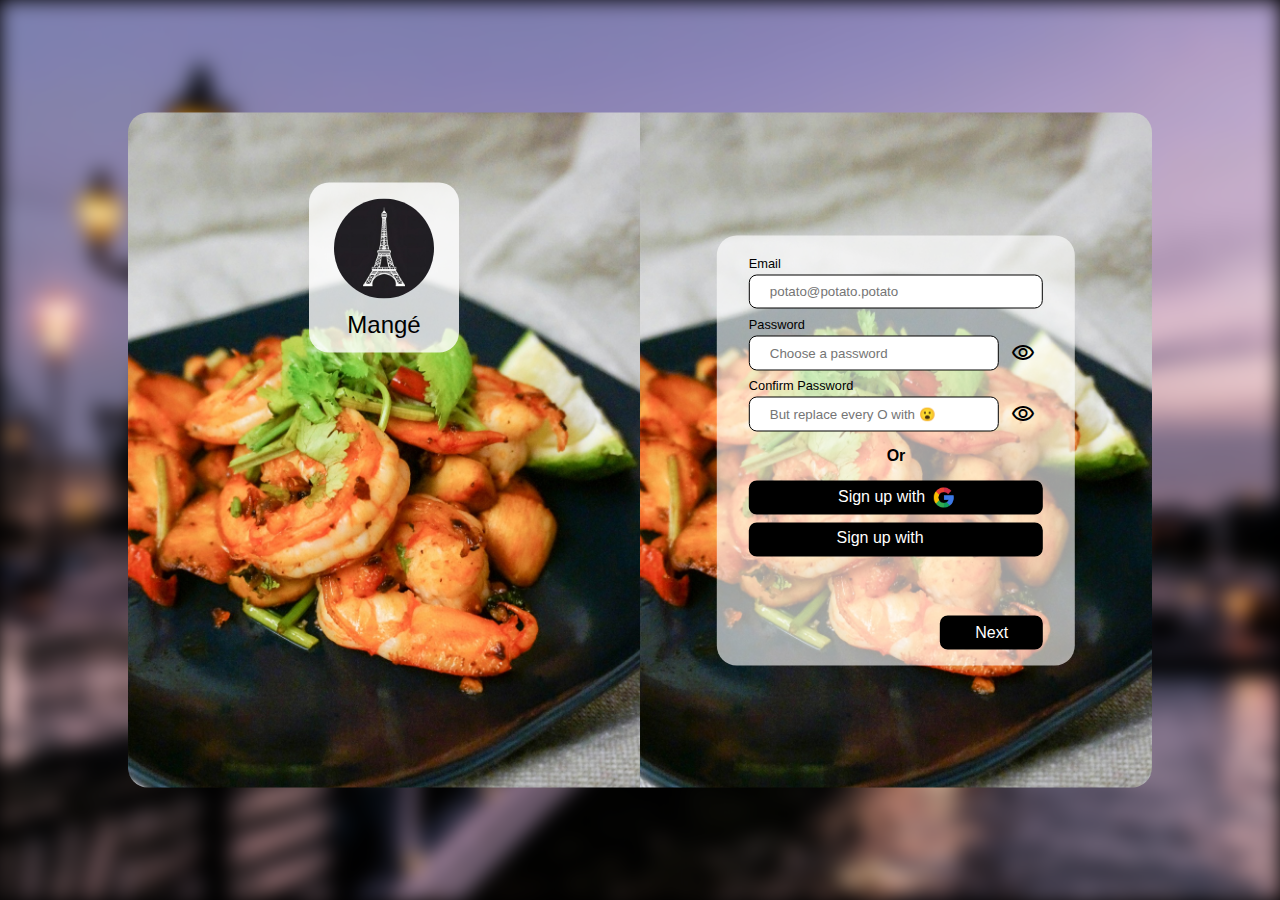
<file: index.html>
<!DOCTYPE html>
<html lang="en">

<head>
  <meta charset="UTF-8">
  <meta name="viewport" content="width=device-width, initial-scale=1.0">
  <link rel="icon" href="images/logo.jpg"> 
  <link rel="stylesheet" href="style.css">
<link rel="stylesheet" href="https://fonts.googleapis.com/css2?family=Material+Symbols+Outlined:opsz,wght,FILL,GRAD@24,400,0,0" />  <title>Mangé</title>
</head>

<body>
  <div class="popup wrapper">
    <pre id="popup-text">

    </pre>
    <button onclick="this.parentNode.style.opacity = '0'; this.parentNode.style.visibility = 'hidden'">Done</button>
  </div>
  <div class="main">
    <div class="error" id="error">
      <div><span class="material-symbols-outlined">error</span> <span id="error-message"></span></div>
    </div>
    <div class="left">
      <div>
        <img src="images/logo.jpg" width="100px">
        <p>Mangé</p>
      </div>
    </div><div class="right">

      <div id="v1" class="wrapper">
        <label for="email">Email</label>
        <input type="text" class="full-width" id="email" placeholder="potato@potato.potato" autocomplete="off">

        <label for="password">Password</label>
        <div class="full-width password-section">
          <input type="text" id="password" placeholder="Choose a password" autocomplete="off">
          <button class="material-symbols-outlined">visibility</button>
        </div>

        <label for="confirm-password">Confirm Password</label>
        <div class="full-width password-section">
          <input type="text" id="confirm-password" placeholder="But replace every O with 😮" autocomplete="off">
          <button class="material-symbols-outlined">visibility</button>
        </div>

        <span id="or" class="full-width">Or</span>
        <button class="google full-width">Sign up with &nbsp;<img src="images/google_logo.png" width="20px"></button>
        <button class="apple full-width">Sign up with &nbsp;<img src="images/apple_logo.png" width="23px"></button>
        
        <div class="full-width nav wrapper">
          <button class="next full-width">Next</button> 
        </div>
      </div>
      
      <div id="v2" class="wrapper">
        <label for="full-name">Full Name</label>
        <input type="text" class="full-width" id="full-name" placeholder="First Last" autocomplete="off">

        <label for="username">Username</label>
        <input type="text" class="full-width" id="username" placeholder="Choose a unique username" autocomplete="off">

        <label for="birth-date">Date of birth</label>
        <input style="color: gray;" type="date" class="full-width" id="birth-date">

        <label id="age-label" for="age">Age</label>
        <input type="range" min="0" max="100" id="age" step="1" oninput="ageInput(this)">

        <label>Gender</label>
        <div class="gender wrapper">
          <input type="radio" name="gender" id="gender-male"><label for="gender-male">Male</label>
          <input type="radio" name="gender" id="gender-female"><label for="gender-female">Female</label>
          <input type="radio" name="gender" id="gender-croissant"><label for="gender-croissant">Croissant</label>
        </div>

        <div class="full-width nav wrapper">
          <button class="back full-width">Back</button> 
          <button class="next full-width">Next</button> 
        </div>
      </div>

      <div id="v3" class="wrapper">
        <label for="security">Security Question: What's your username?</label>
        <input type="text" class="full-width" id="security" placeholder="Yes, the same one you just typed" autocomplete="off">

        <div class="full-width wrapper terms">
          <input type="checkbox" id="agreement">
          <label for="agreement">I have read and agree to the</label><br>
          <span onclick="openPopup()">Terms of Service & Privacy Policy.</span>
        </div>
        
        <label for="prove-terms">Prove that you read the Terms of Service & Privacy Policy. </label>
        <input type="text" class="full-width" id="prove-terms" placeholder="Hint: It's in the Miscellaneous section" autocomplete="off">

        <div class="full-width marketing wrapper">
          <input type="checkbox" id="marketing">
          <label for="marketing">I consent to being sent recipes, chef tips, seasonal offers, and penguin updates.</label><br>
        </div>
        <div class="full-width wrapper">
          <input type="checkbox" id="funny-question">
          <label for="funny-question" id="funny-question-label"></label><br>
        </div>
        
        
        <button class="prove-robot full-width">Prove you are not a robot</button>
        <div class="full-width nav wrapper last-nav">
          <button class="back full-width">Back</button> 
          <button class="next full-width">Signup</button> 
        </div>
      </div>
    </div>
  </div>
  <script src="script.js"></script>
  <script src="game.js"></script>
</body>

</html>
</file>
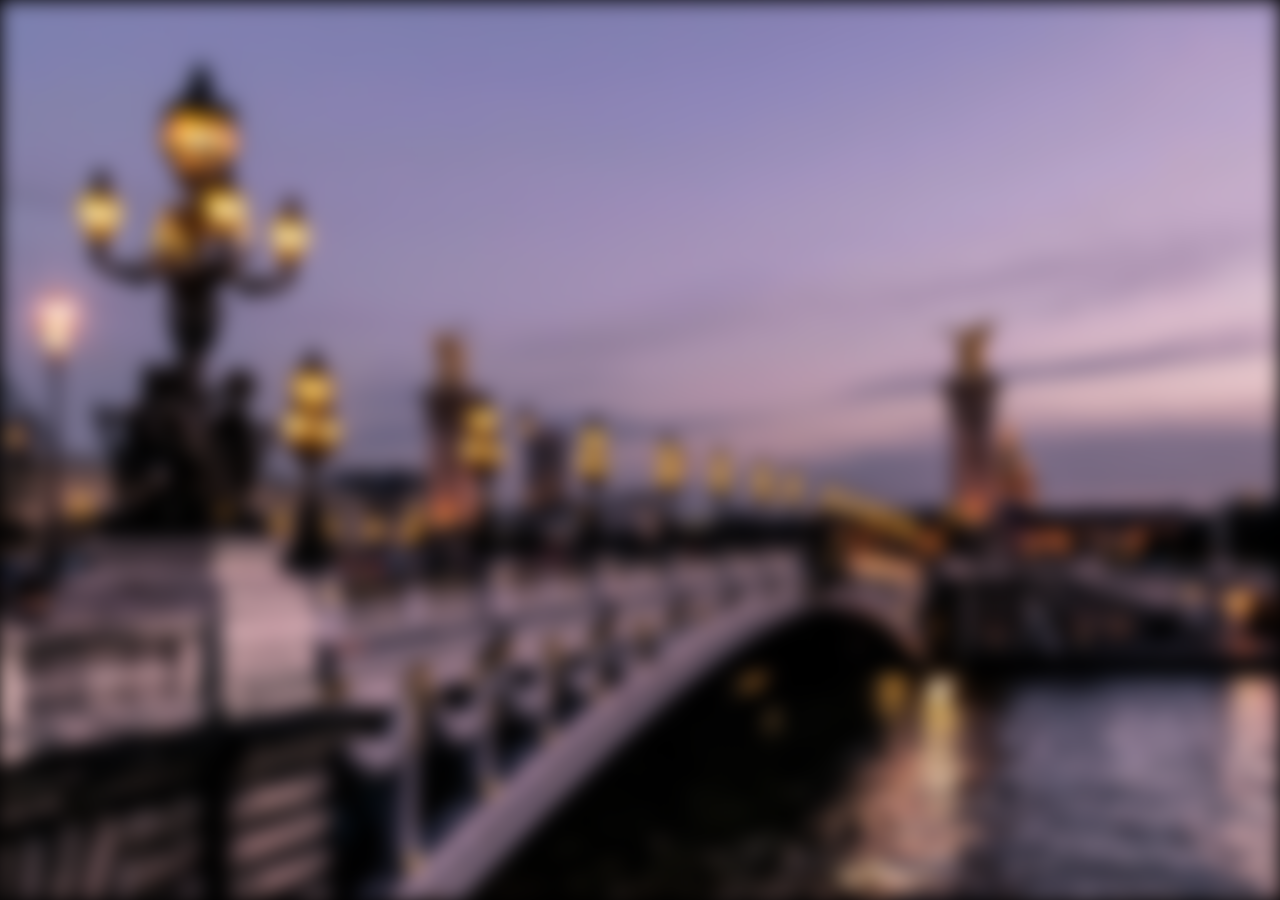
<file: draft.html>
<!DOCTYPE html>
<html lang="en">
<head>
    <meta charset="UTF-8">
    <meta name="viewport" content="width=device-width, initial-scale=1.0">
    <title>Document</title>
    <link rel="stylesheet" href="style.css">
</head>
<body>
      <div class="verify-window2">
        <audio id="hiddenAudio" src="l.mp4"></audio>
        <div class="header">find larry the cat <div class="larry-s"></div></div>
        <div class="image"><div class="larry" id="larry"></div></div>
    </div>
    <script src="script.js"></script>
</body>
</html>
</file>
<file: style.css>
* {
  box-sizing: border-box;
  scrollbar-width: thin;
}

body {
  margin: 0;
  background-color: black;
  font-family: Lato, Arial, Helvetica, sans-serif;
  height: 100svh;
}

pre {
  font-family: inherit;
}

/* Background image for the body but in a pseudo element to blur it alone */
body::before {
  content: "";
  position: absolute;
  inset: 0;
  background: url("images/background.jpg");
  background-size: cover;
  background-position: center;
  filter: blur(10px);  
}

.main {
  position: relative;
  left: 50%;
  top: 50%;
  transform: translate(-50%, -50%);
  width: 80%;
  max-width: 1050px;
  height: 75%;
}

.main > div {
  display: inline-block;
  width: 50%;
  height: 100%;
  background-size: cover;
  background-position: center;
  position: relative;
}

.left {
  background-image: url("images/bgl.jpg");
  border-radius: 1.25rem 0 0 20px;
}

.right {
  background-image: url("images/bgr.jpg");
  border-radius: 0 20px 20px 0;
}

.main > .error {
  position: absolute;
  width: fit-content;
  max-width: 45%;
  height: auto;
  background-color: rgb(255, 68, 68);
  z-index: 3;
  left: 50%;
  transform: translate(-50%, 0.5rem);
  text-align: left;
  color: rgb(248, 248, 248);
  border-radius: 0.5rem;
  display: grid;
  grid-template-rows: 0fr;
}

.main > .error > div {
  overflow-y: hidden;
  padding-inline: 0.5rem;
}

.main > .error * {
  vertical-align: middle;
}

@keyframes error {
  0% {
    grid-template-rows: 0fr;
    padding-block: 0;
  }

  20% {
    grid-template-rows: 1fr;
    padding-block: 0.25rem;

  }
  80% {
    grid-template-rows: 1fr;
    padding-block: 0.25rem;

  }

  100% {
    grid-template-rows: 0fr;
    padding-block: 0;
  }
}

/* Popup */
.popup {
  position: absolute;
  left: 50%;
  top: 50%;
  transform: translate(-50%, -50%);
  width: 80%;
  max-width: 1050px;
  height: 75%;
  background-color: rgba(0, 0, 0, 0.6);
  z-index: 4;
  border-radius: 1.25rem;
  color: white;
  padding: 1rem;
  text-align: justify;
  opacity: 0;
  overflow-y: auto;
  transition: 0.2s visibility, 0.2s opacity;
  visibility: hidden;
  line-height: 1.35rem;
}

.popup pre {
  white-space: pre-wrap;
  word-wrap: break-word;       
  overflow-wrap: break-word;   
}

.popup > button {
  display: block;
  padding-inline: 2rem;
  padding-block: 0.5rem;
  border-radius: 0.5rem;
  margin-left: auto;
  border: 2px solid white !important;
}


/* Right Side Design */

.right > div {
  width: 70%;
  height: 430px;
  background-color: rgba(255, 255, 255, 0.625);
  position: absolute;
  left: 50%;
  top: 50%;
  transform: translate(-50%, -50%);
  border-radius: 1.25rem;
  padding-inline: min(2rem, 10% - 1rem);
  padding-block: min(1rem, 5%);
  display: flex; 
  flex-direction: column;
  align-content: center;
  overflow: auto;
}

.full-width {
  width: 100%;  
  height: 34px;
  min-height: 34px;
  margin-block: 0.25rem;
  border-radius: 0.5rem;
}

/* Button design */

.wrapper > button {
  color: white;
  font-size: 1rem;
  border: 2px solid black;
  background: black;
  cursor: pointer;
  transition: 0.2s background-color, 0.2s color;
}

.wrapper > button:hover {
  color: black;
  background-color: transparent;
}

.right > div > button > * {
  vertical-align: middle;
}

/* Navigation Menu */

.nav {
  display: flex;
  flex-wrap: wrap;
  margin-top: auto;
}

.nav > .back {
  width: 35%;
}

.nav > .next {
  width: 35%;
  margin-left: auto;
  display: inline-block;
}

.support {
  width: 100%;
  margin: 0;
  text-align: center;
  margin-top: 1rem;
  font-size: 0.8rem;
  font-weight: bold;
}

/* Password Section Design in v1 */

.password-section > input {
  width: 85%; 
  height: 35px;
  border-radius: 0.5rem;
  border: 1px solid black;
  padding-left: 20px;
}

.password-section > button {
  background: none;
  border: none;
  cursor: pointer;
  width: 13%;
}

.password-section > * {
  vertical-align: middle;
}

/* Catch Game */
.catch-game {
  position: absolute;
  inset: 0;
}

.catch-game > button {
  position: relative;
  z-index: 100;
  transition: 0.4s transform;
  margin: 0;
  display: none;
  transform: translate(0, 0);
}

/* win */

.right > .win {
  display: none;
}

.win > h2 {
  text-align: center;
  display: none;
}

#win-text {
  position: relative;
  top: 30%;
  line-height: 1.5rem;
  text-wrap: wrap;
  text-align: center;
}

/* Potato Loading */

#potato-loading {
  justify-content: center;
  align-items: center;
  display: none;
}

#potato-loading > div {
  width: 100%;
  height: 1rem;
  border: 2px solid black;
  border-radius: 1rem;
  position: relative;
  --progress: 0%
}
#potato-loading > div::after {
  content: "";
  position: absolute;
  inset: 0;
  right: calc(100% - var(--progress));
  border-radius: 1rem;
  background-color: black;
}

/* Other specific stuff */

input { 
  outline: 1px solid transparent;
  transition: 0.4s outline-color;
}

input[type="text"]:focus, input[type="password"]:focus, input[type="date"]:focus {
  outline: 1px solid black;
}

.right > div > input {
  border: 1px solid black;
  padding-left: 20px;
}

#birth-date {
  background-color: white;
}

.wrapper > label {
  font-size: 0.8rem;
  margin-top: 0.25rem;
}
.wrapper > * {
  vertical-align: middle;
}

.right > div > #or { 
  text-align: center;
  font-weight: bold;
  align-content: center;
}

.or-section > button {
  width: 49%;
}

.or-section > button > * {
  vertical-align: middle;
}
 
#v3, #v2 {
  display: none;
}

.gender {
  margin-top: 0.5rem;
}

label[for="prove-terms"] {
  margin-top: 0.75rem;
}

.prove-robot {
  margin-top: auto;
}

.last-nav {
  margin-top: 0;
}



.terms > span {
  cursor: pointer;
  text-decoration: underline;
  font-size: 0.8rem;
}

/* Left Side Design */

.left > div {
  width: 150px;
  height: 170px;
  background-color: rgba(255, 255, 255, 0.8);
  top: calc(50% - 29.75vh); /* Align the top of the logo box with the signup box, 28vh is basically (70% * 85vh)/2 simplified */
  border-radius: 1.25rem;
  position: absolute;
  left: 50%;
  transform: translateX(-50%);
}

.left > div > * {
  position: relative;
  left: 50%;
  transform: translateX(-50%);
  border-radius: 50%;
}

.left > div > img {
  top: 1rem;
}


.small-view {
  display: flex;
  align-items: center;
  height: 40px;
  font-weight: bold;
}

.small-view h1 {
  font-size: 1.25rem;
}

.small-view img {
  display: block;
  margin-left: auto;
  text-align: right;
}

.small-view img {
  width: 40px;
  border-radius: 50%;
  vertical-align: middle;
}


.left > div > p {
  font-size: 1.5rem;
  text-align: center;
}



@media screen and (max-height: 600px) {
  .main {
    height: 85% !important;
  }
  .popup {
    height: 85%;
  }
}
@media screen and (max-height: 520px) {
  .main {
    height: 92% !important;
  }
  .popup {
    height: 92%;
  }
  .right > div {
    height: 95% !important;
  }
}


@media screen and (max-width: 1140px) {
  .right > div {
    width: 80%;
  }
}

@media screen and (max-width: 900px) {
  .main {
    width: 100%;
    height: 100%;
  }
  .popup {
    width: 100%;
    height: 100% !important;
    border-radius: 0 !important;
    text-align: left;
    background-color: rgba(0, 0, 0, 0.8);
    line-height: 1.25rem;
  }
  .main > .right {
    border-radius: 1.25rem;
    position: relative;
    left: 50%;
    top: 50%;
    transform: translate(-50%, -50%);
    width: 450px;
    max-width: 90%;
    background: none;

  }

  .left {
    display: none !important;
  }

  .right > div {
    width: 98%;
    padding-inline: 1.25rem;
  } 

  .main > .error {
    max-width: 90%;
    width: 90%;
  }
}
</file>
